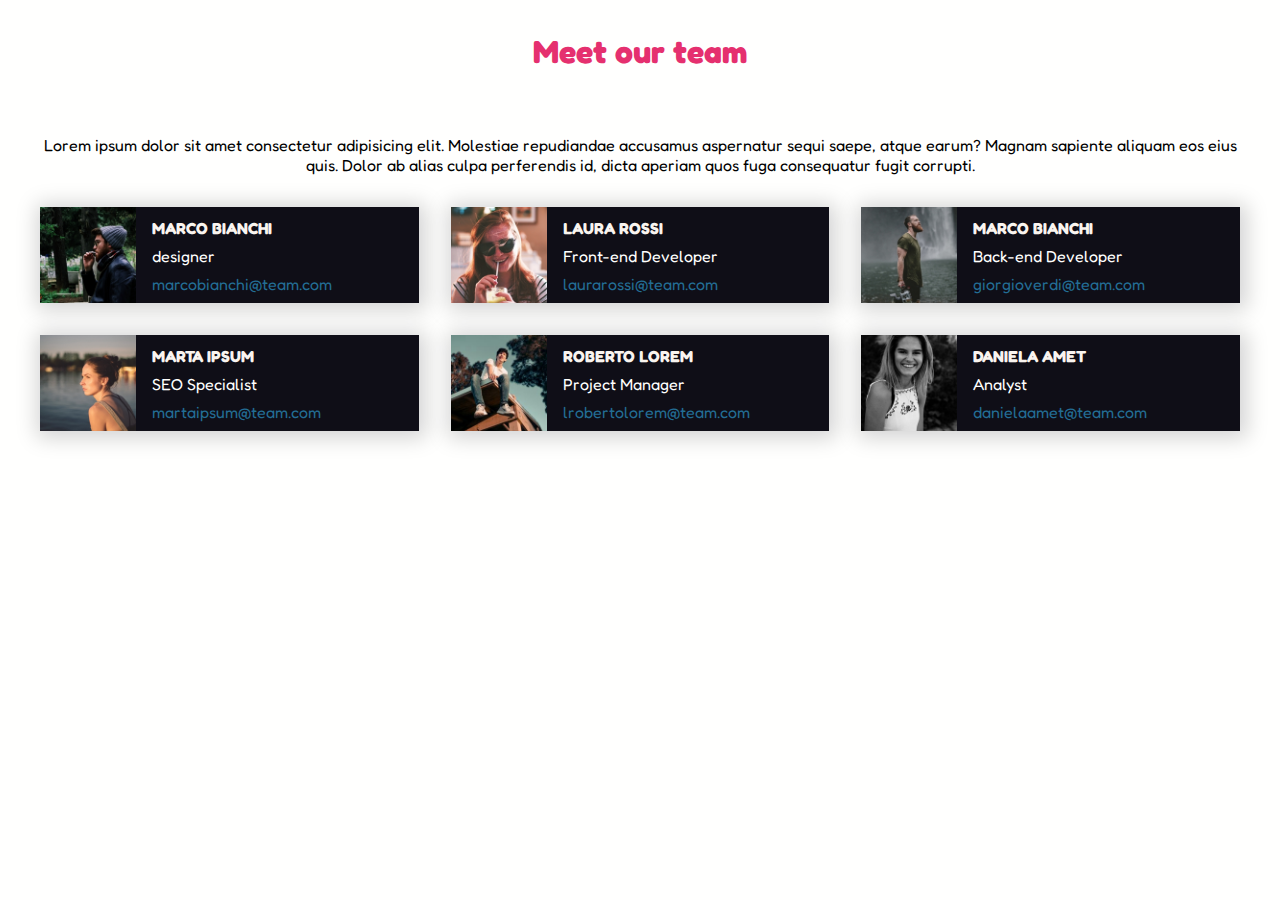
<file: index.html>
<!DOCTYPE html>
<html lang="en">
<head>
    <meta charset="UTF-8">
    <meta http-equiv="X-UA-Compatible" content="IE=edge">
    <meta name="viewport" content="width=device-width, initial-scale=1.0">
    <link rel="stylesheet" href="./css/style.css">
    <link rel="preconnect" href="https://fonts.googleapis.com">
    <link rel="preconnect" href="https://fonts.gstatic.com" crossorigin>
    <link href="https://fonts.googleapis.com/css2?family=Fredoka:wght@400;700&display=swap" rel="stylesheet">
    <title>Floating Cards</title>
</head>
<body>
    <div class="container">
        <header>
            <h1>Meet our team</h1>
            <p>Lorem ipsum dolor sit amet consectetur adipisicing elit. Molestiae repudiandae accusamus aspernatur sequi saepe, atque earum? Magnam sapiente aliquam eos eius quis. Dolor ab alias culpa perferendis id, dicta aperiam quos fuga consequatur fugit corrupti.</p>
        </header>
        <main>
            <div class="clearfix">
                <div class="card">
                    <img src="./img/male1.png" alt="Photo of Marco Bianchi" class="photo">
                    <div class="id">
                        <h4 class="up-case">marco bianchi</h4>
                        <span class="job">designer</span>
                        <span class="mail">marcobianchi@team.com</span>
                    </div>
                </div>
                <div class="card middle">
                    <img src="./img/female1.png" alt="Photo of Laura Rossi" class="photo">
                    <div class="id">
                        <h4 class="up-case">laura rossi</h4>
                        <span class="job">Front-end Developer</span>
                        <span class="mail">laurarossi@team.com</span>
                    </div>
                </div>
                <div class="card">
                    <img src="./img/male2.png" alt="Photo of Giorgio Verdi" class="photo">
                    <div class="id">
                        <h4 class="up-case">marco bianchi</h4>
                        <span class="job">Back-end Developer</span>
                        <span class="mail">giorgioverdi@team.com</span>
                    </div>
                </div>
            </div>    
            <!-- seconda linea -->
            <div>
                <div class="card">
                        <img src="./img/female2.png" alt="Photo of Marta Ipsum" class="photo">
                        <div class="id">
                            <h4 class="up-case">marta ipsum</h4>
                            <span class="job">SEO Specialist</span>
                            <span class="mail">martaipsum@team.com</span>
                        </div>
                </div>
                <div class="card middle">
                    <img src="./img/male3.png" alt="Photo of Roberto Lorem" class="photo">
                    <div class="id">
                        <h4 class="up-case">roberto lorem</h4>
                        <span class="job">Project Manager</span>
                        <span class="mail">lrobertolorem@team.com</span>
                    </div>
                </div>
                <div class="card">
                    <img src="./img/female3.png" alt="Photo of Daniela Amet" class="photo">
                    <div class="id">
                        <h4 class="up-case">daniela amet</h4>
                        <span class="job">Analyst</span>
                        <span class="mail">danielaamet@team.com</span>
                    </div>
                </div>
           </div>
        </main>
    </div>
</body>
</html>
</file>
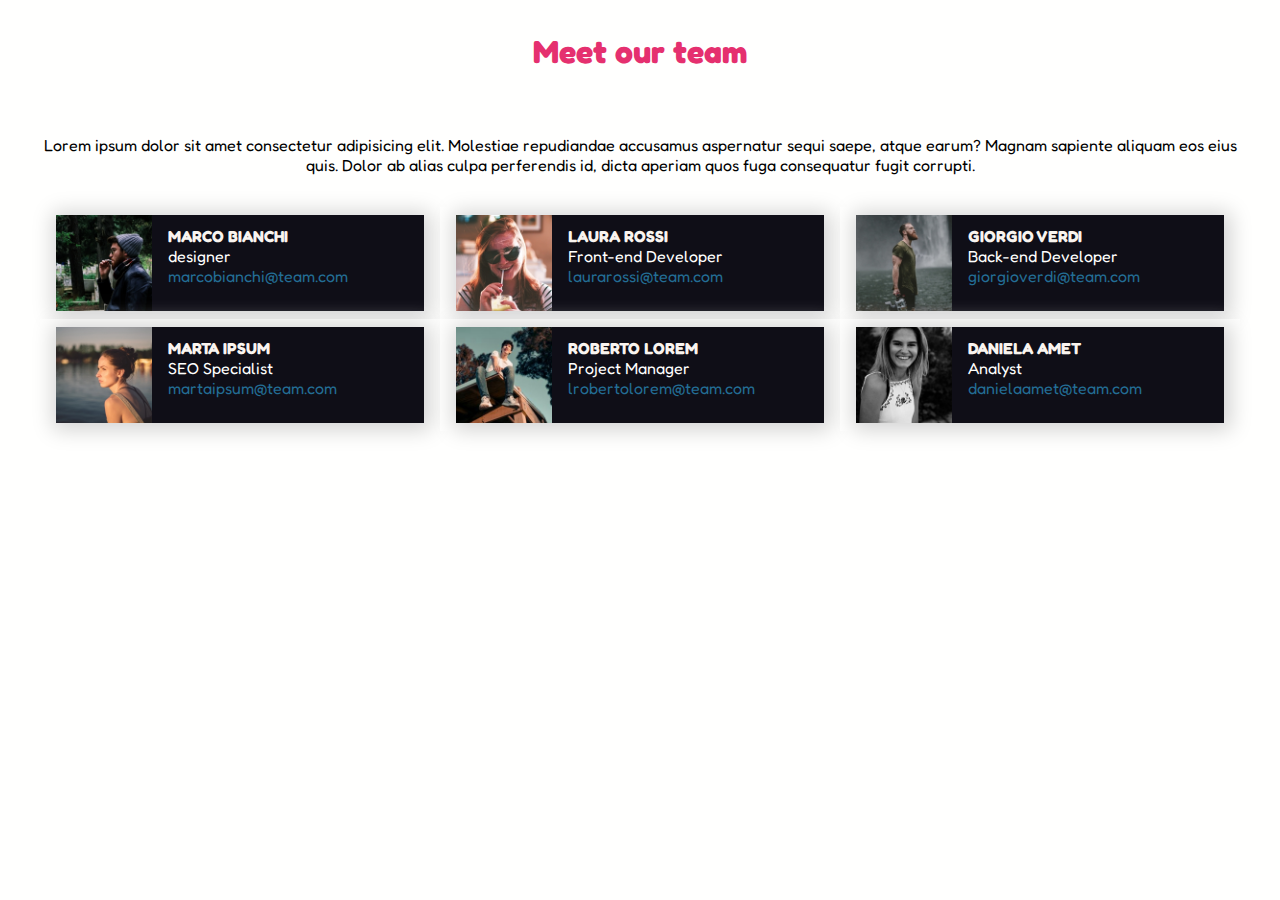
<file: Floatcards-pad/index.html>
<!DOCTYPE html>
<html lang="en">
<head>
    <meta charset="UTF-8">
    <meta http-equiv="X-UA-Compatible" content="IE=edge">
    <meta name="viewport" content="width=device-width, initial-scale=1.0">
    <link rel="stylesheet" href="./css/style.css">
    <link rel="preconnect" href="https://fonts.googleapis.com">
    <link rel="preconnect" href="https://fonts.gstatic.com" crossorigin>
    <link href="https://fonts.googleapis.com/css2?family=Fredoka:wght@400;700&display=swap" rel="stylesheet">
    <title>Floating Cards</title>
</head>
<body>
    <div class="container">
        <header>
            <h1>Meet our team</h1>
            <p>Lorem ipsum dolor sit amet consectetur adipisicing elit. Molestiae repudiandae accusamus aspernatur sequi saepe, atque earum? Magnam sapiente aliquam eos eius quis. Dolor ab alias culpa perferendis id, dicta aperiam quos fuga consequatur fugit corrupti.</p>
        </header>
        <main>
            <div class="card">
                <div class="id">
                    <img src="./img/male1.png" alt="Photo of Marco Bianchi">
                    <div class="clearfix">
                        <h4 class="up-case">marco bianchi</h4>
                        <span class="job">designer</span>
                        <span class="mail">marcobianchi@team.com</span>
                    </div>
                </div>
             </div>
             <div class="card">
                <div class="id">
                    <img src="./img/female1.png" alt="Photo of Laura Rossi">
                    <div class="clearfix">
                        <h4 class="up-case">laura rossi</h4>
                        <span class="job">Front-end Developer</span>
                        <span class="mail">laurarossi@team.com</span>
                    </div>
                </div>
             </div>
             <div class="card">
                <div class="id">
                    <img src="./img/male2.png" alt="Photo of Giorgio Verdi" class="photo">
                    <div class="clearfix">
                        <h4 class="up-case">giorgio verdi</h4>
                        <span class="job">Back-end Developer</span>
                        <span class="mail">giorgioverdi@team.com</span>
                    </div>
                </div>
             </div>
             <div class="card">
                <div class="id">
                    <img src="./img/female2.png" alt="Photo of Marta Ipsum" class="photo">
                    <div class="clearfix">
                        <h4 class="up-case">marta ipsum</h4>
                        <span class="job">SEO Specialist</span>
                        <span class="mail">martaipsum@team.com</span>
                    </div>
                </div>
             </div><div class="card">
                <div class="id">
                    <img src="./img/male3.png" alt="Photo of Roberto Lorem" class="photo">
                    <div class="clearfix">
                        <h4 class="up-case">roberto lorem</h4>
                        <span class="job">Project Manager</span>
                        <span class="mail">lrobertolorem@team.com</span>
                    </div>
                </div>
             </div><div class="card">
                <div class="id">
                    <img src="./img/female3.png" alt="Photo of Daniela Amet" class="photo">
                    <div class="clearfix">
                        <h4 class="up-case">daniela amet</h4>
                        <span class="job">Analyst</span>
                        <span class="mail">danielaamet@team.com</span>
                    </div>
                </div>
             </div>
        </main>
    </div>
</body>
</html>
</file>
<file: css/style.css>
* {
    margin:0;
    padding: 0;
    box-sizing: border-box;
    font-family: 'Fredoka', sans-serif;
}
body {
    background-color: var(--bg-body);
/* General */
}:root {
    --title: #E5306F;
    --mail: #236D94;
    --bg-card: #0F0E17;
    --bg-body: #FFFFFE;
    --job: #FFFFFE;
    --name: #F9F4EF;
}
.clearfix::after {
    content: "";
    display: table;
    clear: both;
}
.container {
    max-width: 1200px;
    margin: 0 auto;
}
header *{
    text-align: center;
    padding: 2rem 0;
}
h1 {
    color: var(--title);
}
/* main structure */
.card {
    background-color: var(--bg-card);
    float: left;
    width: calc((100% - 4rem) / 3 );
    margin-bottom: 2rem;
    box-shadow: 2px 2px 20px 5px lightgrey;
}
.middle {
    margin: 0 2rem;
}
/* id */
.job {
    color: var(--job);
}
div.id>span{
    display: block;
    padding-top: 0.5rem;
}

.up-case{
    text-transform: uppercase;
    color: var(--name);
    padding-top: 0.7rem;
}
.mail {
    color: var(--mail);
}
/* photo */
.photo{
    float: left;
    height: 6rem;
    padding-right: 1rem;
}
</file>
<file: Floatcards-pad/css/style.css>
* {
    margin:0;
    padding: 0;
    box-sizing: border-box;
    font-family: 'Fredoka', sans-serif;
}
body {
    background-color: var(--bg-body);
/* General */
}:root {
    --title: #E5306F;
    --mail: #236D94;
    --bg-card: #0F0E17;
    --bg-body: #FFFFFE;
    --job: #FFFFFE;
    --name: #F9F4EF;
}
.clearfix::after {
    content: "";
    display: table;
    clear: both;
}
.container {
    max-width: 1200px;
    margin: 0 auto;
}
header *{
    text-align: center;
    padding: 2rem 0;
}
h1 {
    color: var(--title);
}
.card {
    background-color: var(--bg-body);
    float: left;
    width: calc(100% / 3 );
    padding: 0.5rem 1rem;

}
.id {
    background-color: var(--bg-card);
    padding: 1 rem;
    box-shadow: 2px 2px 20px 5px lightgrey;
}
img {
    height: 6rem;
    float: left;
    margin-right: 1rem;
}
span {
    display: block;
    padding: 0.5 rem;
}
h4 {
    padding-top: 1rem;
}
.up-case{
    text-transform: uppercase;
    color: var(--name);
    padding-top: 0.7rem;
}
.mail {
    color: var(--mail);
}
.job {
    color: var(--job);
}
</file>
